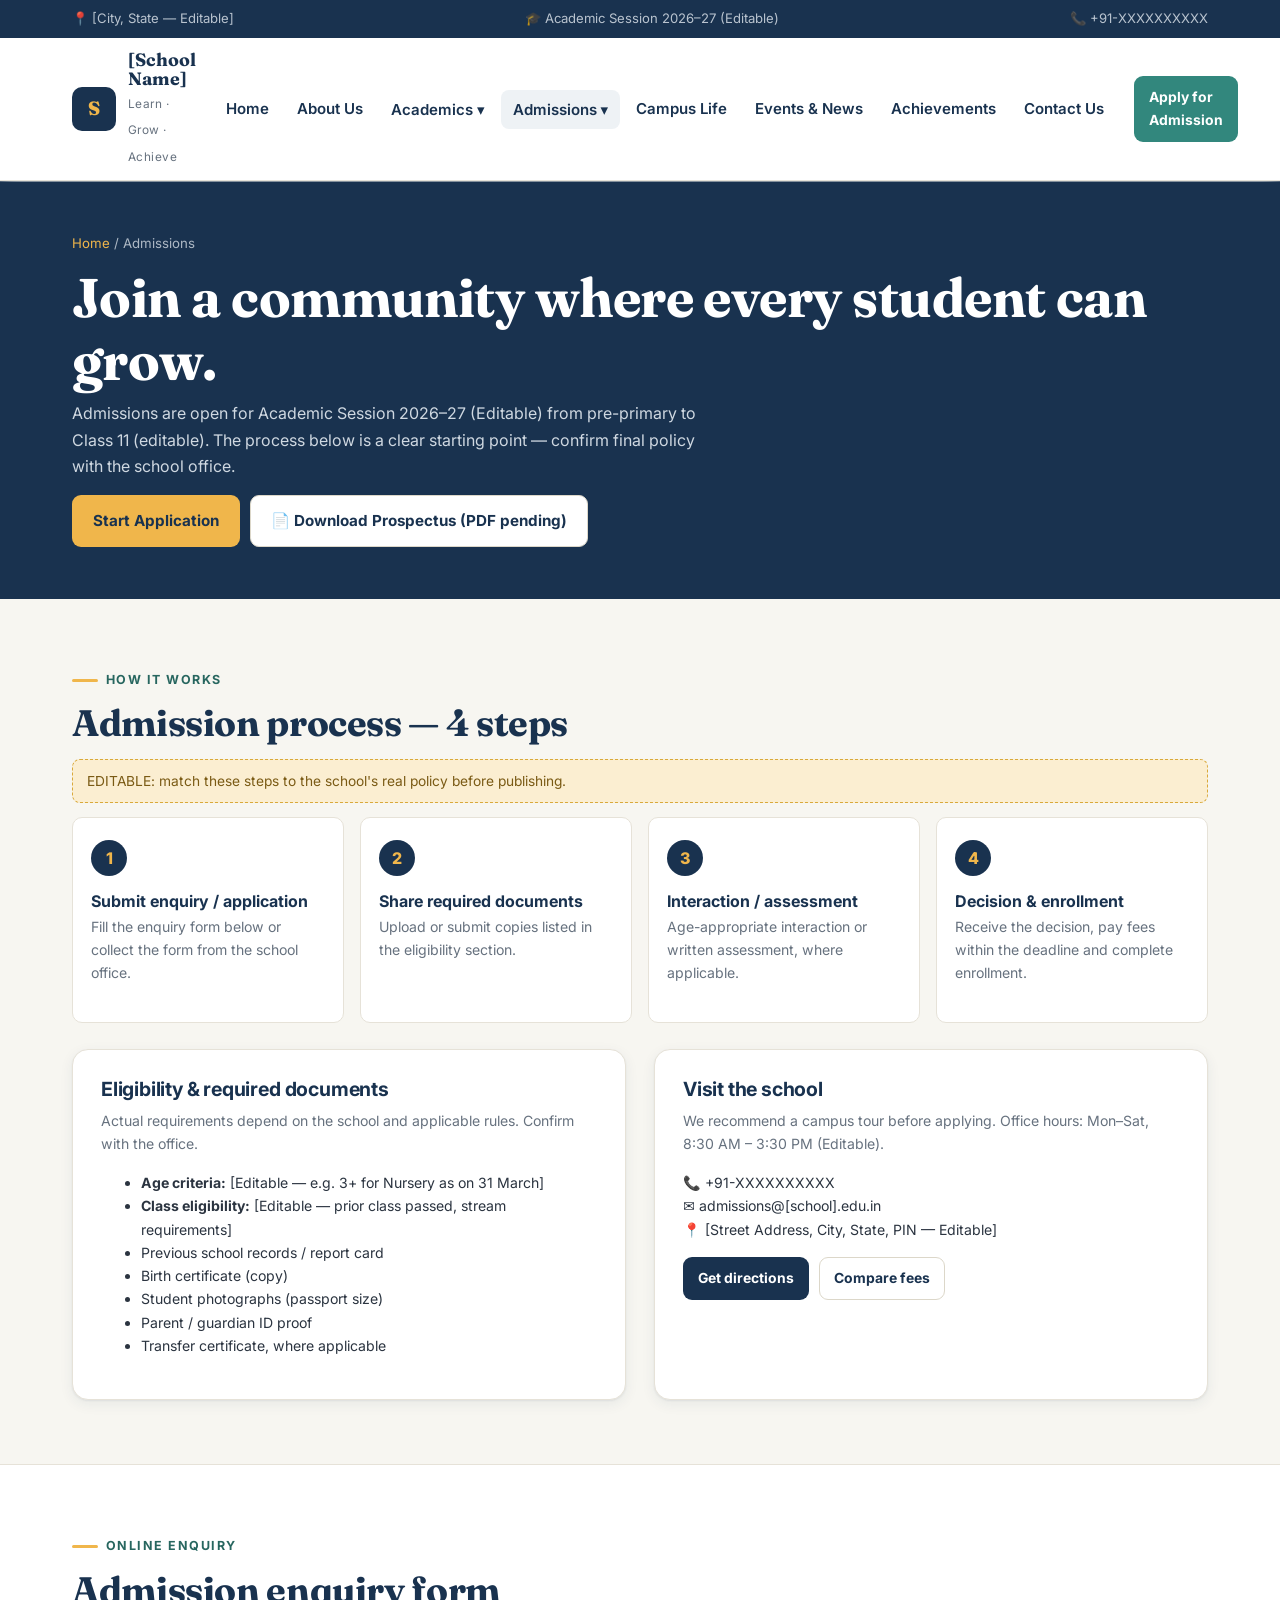
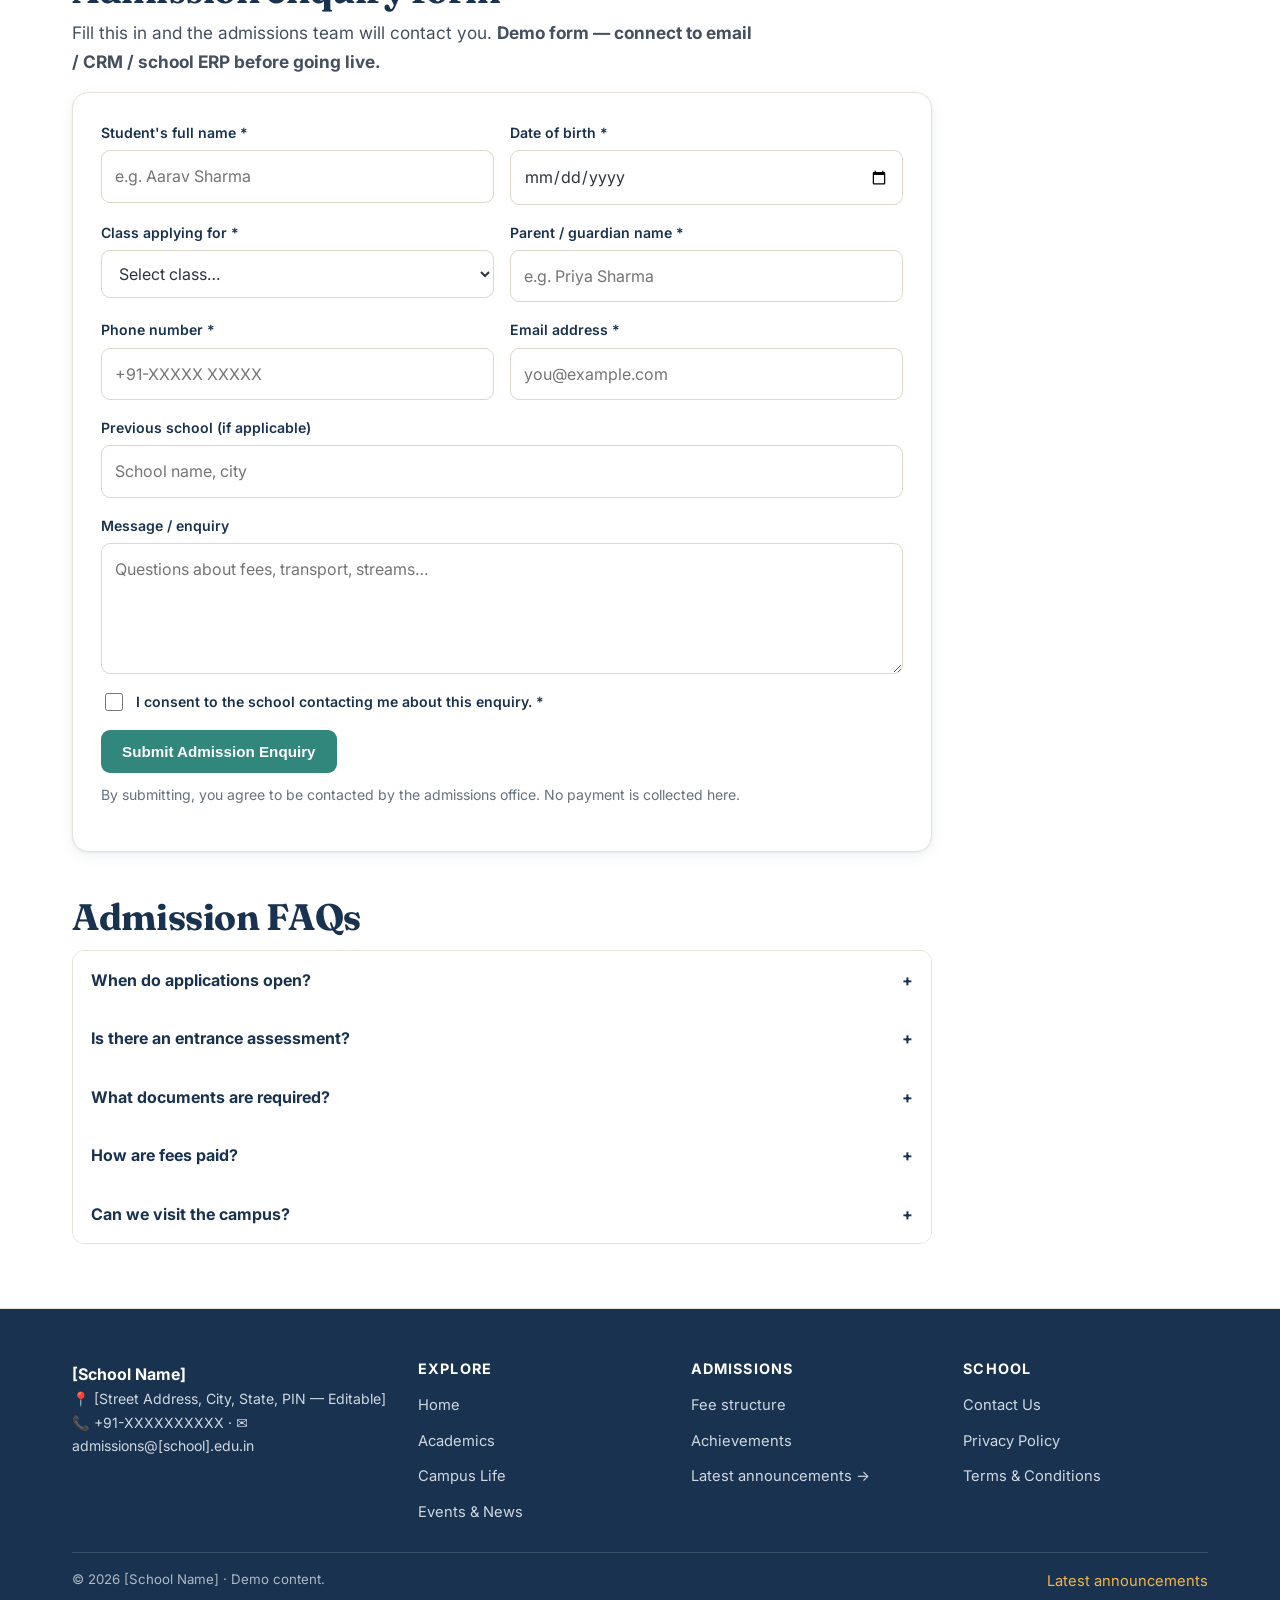
<file: admissions.html>
<!DOCTYPE html><html lang="en"><head><meta charset="UTF-8"><meta name="viewport" content="width=device-width, initial-scale=1.0">
<title>Admissions — [School Name]</title><meta name="description" content="Admission process, eligibility, documents, enquiry form and FAQs. Editable demo content.">
<link rel="preconnect" href="https://fonts.googleapis.com"><link rel="preconnect" href="https://fonts.gstatic.com" crossorigin>
<link href="https://fonts.googleapis.com/css2?family=Fraunces:opsz,wght@9..144,500;9..144,600;9..144,700&family=Inter:wght@400;500;600;700;800&display=swap" rel="stylesheet">
<link rel="stylesheet" href="css/style.css"></head><body>
<a class="skip" href="#main">Skip to content</a>
<div class="topbar"><div class="container"><span>📍 <span data-config="location">[City, State — Editable]</span></span><span>🎓 <span data-config="session">Session 2026–27 (Editable)</span></span><span>📞 <span data-config="phone">+91-XXXXXXXXXX</span></span></div></div>
<header class="site-header"><div class="nav-wrap">
<a class="brand" href="index.html"><span class="crest">S</span><span><b data-config="schoolName">[School Name]</b><small>Learn · Grow · Achieve</small></span></a>
<nav class="main" aria-label="Primary"><a class="nav-link" href="index.html">Home</a><a class="nav-link" href="about.html">About Us</a>
<div class="has-drop"><a class="nav-link" href="academics.html">Academics ▾</a><div class="drop"><a href="academics.html#stages">Academic stages</a><a href="academics.html#streams">Subject streams</a><a href="academics.html#calendar">Academic calendar</a></div></div>
<div class="has-drop"><a class="nav-link" href="admissions.html">Admissions ▾</a><div class="drop"><a href="admissions.html#process">Admission process</a><a href="fees.html">Fee structure</a><a href="admissions.html#faqs">FAQs</a><a href="admissions.html#enquiry">Enquiry form</a></div></div>
<a class="nav-link" href="campus.html">Campus Life</a><a class="nav-link" href="events.html">Events &amp; News</a><a class="nav-link" href="achievements.html">Achievements</a><a class="nav-link" href="contact.html">Contact Us</a></nav>
<a class="btn btn-primary btn-sm" href="admissions.html#enquiry">Apply for Admission</a>
<button class="hamburger" id="navToggle" aria-expanded="false" aria-controls="drawer" aria-label="Open menu">☰</button></div></header>
<div class="drawer" id="drawer" role="dialog" aria-label="Mobile navigation"><div class="drawer-scrim" data-close></div><div class="drawer-panel">
<div style="display:flex;justify-content:space-between;align-items:center"><b style="color:var(--navy)">Menu</b><button class="hamburger" data-close aria-label="Close menu">✕</button></div>
<a class="dlink" href="index.html">Home</a><a class="dlink" href="about.html">About Us</a><a class="dlink" href="academics.html">Academics</a><a class="dlink" href="admissions.html">Admissions</a><a class="dlink" href="fees.html">Fee structure</a><a class="dlink" href="campus.html">Campus Life</a><a class="dlink" href="events.html">Events &amp; News</a><a class="dlink" href="achievements.html">Achievements</a><a class="dlink" href="contact.html">Contact Us</a>
<a class="btn btn-primary" style="width:100%;margin-top:14px" href="admissions.html#enquiry">Apply for Admission</a></div></div>

<main id="main">
<section class="page-hero"><div class="container"><div class="crumbs"><a href="index.html">Home</a> / Admissions</div>
<h1>Join a community where every student can grow.</h1><p>Admissions are open for <span data-config="session">2026–27</span> from pre-primary to Class 11 (editable). The process below is a clear starting point — confirm final policy with the school office.</p>
<div style="display:flex;gap:10px;flex-wrap:wrap;margin-top:16px"><a class="btn btn-marigold" href="#enquiry">Start Application</a><span class="btn btn-outline" style="background:#fff;cursor:default" title="Link a real PDF when supplied">📄 Download Prospectus (PDF pending)</span></div></div></section>

<section class="section" id="process"><div class="container">
<span class="eyebrow">How it works</span><h2>Admission process — 4 steps</h2>
<div class="demo-note">EDITABLE: match these steps to the school's real policy before publishing.</div>
<div class="steps" style="margin-top:14px">
<div class="step"><b>Submit enquiry / application</b><p class="small muted">Fill the enquiry form below or collect the form from the school office.</p></div>
<div class="step"><b>Share required documents</b><p class="small muted">Upload or submit copies listed in the eligibility section.</p></div>
<div class="step"><b>Interaction / assessment</b><p class="small muted">Age-appropriate interaction or written assessment, where applicable.</p></div>
<div class="step"><b>Decision &amp; enrollment</b><p class="small muted">Receive the decision, pay fees within the deadline and complete enrollment.</p></div>
</div>

<div class="grid-2" style="margin-top:26px">
<div class="form-card"><h3>Eligibility &amp; required documents</h3>
<p class="small muted">Actual requirements depend on the school and applicable rules. Confirm with the office.</p>
<ul class="small"><li><b>Age criteria:</b> [Editable — e.g. 3+ for Nursery as on 31 March]</li><li><b>Class eligibility:</b> [Editable — prior class passed, stream requirements]</li><li>Previous school records / report card</li><li>Birth certificate (copy)</li><li>Student photographs (passport size)</li><li>Parent / guardian ID proof</li><li>Transfer certificate, where applicable</li></ul></div>
<div class="form-card"><h3>Visit the school</h3><p class="small muted">We recommend a campus tour before applying. Office hours: <span data-config="officeHours">Mon–Sat, 8:30 AM – 3:30 PM</span>.</p><p class="small">📞 <span data-config="phone">+91-XXXXXXXXXX</span><br>✉️ <span data-config="email">admissions@[school].edu.in</span><br>📍 <span data-config="address">[Address — Editable]</span></p><div style="display:flex;gap:10px;flex-wrap:wrap"><a class="btn btn-navy btn-sm" href="contact.html">Get directions</a><a class="btn btn-outline btn-sm" href="fees.html">Compare fees</a></div></div>
</div>
</div></section>

<section class="section white" id="enquiry"><div class="container">
<span class="eyebrow">Online enquiry</span><h2>Admission enquiry form</h2>
<p class="lead">Fill this in and the admissions team will contact you. <b>Demo form — connect to email / CRM / school ERP before going live.</b></p>
<div class="form-card" style="margin-top:16px;max-width:860px">
<form data-validate novalidate>
<p class="form-error small" hidden style="color:#b3261e;font-weight:700">Please correct the highlighted fields and try again.</p>
<div class="form-grid">
<div class="field"><label for="sname">Student's full name *</label><input id="sname" name="student" required autocomplete="off" placeholder="e.g. Aarav Sharma"><span class="error">Please enter the student's name.</span></div>
<div class="field"><label for="dob">Date of birth *</label><input id="dob" name="dob" type="date" required><span class="error">Please choose a date of birth.</span></div>
<div class="field"><label for="cls">Class applying for *</label><select id="cls" name="class" required><option value="">Select class…</option><option>Nursery</option><option>LKG</option><option>UKG</option><option>Class 1</option><option>Class 2</option><option>Class 3</option><option>Class 4</option><option>Class 5</option><option>Class 6</option><option>Class 7</option><option>Class 8</option><option>Class 9</option><option>Class 11 (Science / Commerce / Humanities)</option></select><span class="error">Please select a class.</span></div>
<div class="field"><label for="pname">Parent / guardian name *</label><input id="pname" name="parent" required placeholder="e.g. Priya Sharma"><span class="error">Please enter parent / guardian name.</span></div>
<div class="field"><label for="phone">Phone number *</label><input id="phone" name="phone" type="tel" required placeholder="+91-XXXXX XXXXX"><span class="error">Enter a valid phone number.</span></div>
<div class="field"><label for="email">Email address *</label><input id="email" name="email" type="email" required placeholder="you@example.com"><span class="error">Enter a valid email address.</span></div>
<div class="field full"><label for="prev">Previous school (if applicable)</label><input id="prev" name="previous" placeholder="School name, city"></div>
<div class="field full"><label for="msg">Message / enquiry</label><textarea id="msg" name="message" rows="4" placeholder="Questions about fees, transport, streams…"></textarea></div>
<div class="field full"><label class="consent"><input type="checkbox" required name="consent" style="width:18px;height:18px"> <span>I consent to the school contacting me about this enquiry. *</span></label><span class="error">Consent is required.</span></div>
</div>
<button class="btn btn-primary" type="submit" style="margin-top:16px">Submit Admission Enquiry</button>
<p class="small muted" style="margin-top:10px">By submitting, you agree to be contacted by the admissions office. No payment is collected here.</p>
</form>
<div class="success" role="status"><b>✅ Enquiry noted (demo).</b><br>Thank you! In the live site this connects to the school's email/CRM. The office will call you within 2 working days (editable).</div>
</div>

<h2 id="faqs" style="margin-top:44px">Admission FAQs</h2>
<div class="faq" style="margin-top:12px;max-width:860px">
<div class="item"><button class="q" aria-expanded="false">When do applications open? <span>+</span></button><div class="a">Sample answer — applications typically open in [month, editable] for the next session. Confirm dates with the school office.</div></div>
<div class="item"><button class="q" aria-expanded="false">Is there an entrance assessment? <span>+</span></button><div class="a">Sample — age-appropriate interaction for junior classes; a short written assessment for Classes 6+ where applicable. Confirm policy.</div></div>
<div class="item"><button class="q" aria-expanded="false">What documents are required? <span>+</span></button><div class="a">See the eligibility list above: birth certificate, photos, previous records, parent ID and transfer certificate where applicable.</div></div>
<div class="item"><button class="q" aria-expanded="false">How are fees paid? <span>+</span></button><div class="a">See the <a href="fees.html">fee structure page</a> for frequency, methods and policies. Figures shown are placeholders until confirmed.</div></div>
<div class="item"><button class="q" aria-expanded="false">Can we visit the campus? <span>+</span></button><div class="a">Yes — book a tour during office hours (<span data-config="officeHours">Mon–Sat, 8:30 AM – 3:30 PM</span>) via the <a href="contact.html">contact page</a>.</div></div>
</div>
</div></section>
</main>
<footer><div class="container"><div class="foot-grid">
<div><b style="color:#fff" data-config="schoolName">[School Name]</b><p class="small">📍 <span data-config="address">[Address — Editable]</span><br>📞 <span data-config="phone">+91-XXXXXXXXXX</span> · ✉️ <span data-config="email">admissions@[school].edu.in</span></p></div>
<div><h4>Explore</h4><ul><li><a href="index.html">Home</a></li><li><a href="academics.html">Academics</a></li><li><a href="campus.html">Campus Life</a></li><li><a href="events.html">Events &amp; News</a></li></ul></div>
<div><h4>Admissions</h4><ul><li><a href="fees.html">Fee structure</a></li><li><a href="achievements.html">Achievements</a></li><li><a href="events.html">Latest announcements →</a></li></ul></div>
<div><h4>School</h4><ul><li><a href="contact.html">Contact Us</a></li><li><a href="#">Privacy Policy</a></li><li><a href="#">Terms &amp; Conditions</a></li></ul></div></div>
<div class="foot-bottom"><span>© <span id="year">2026</span> <span data-config="schoolName">[School Name]</span> · Demo content.</span><span><a href="events.html" style="color:var(--marigold)">Latest announcements</a></span></div></div></footer>
<script src="js/config.js"></script><script src="js/main.js"></script></body></html>
</file>
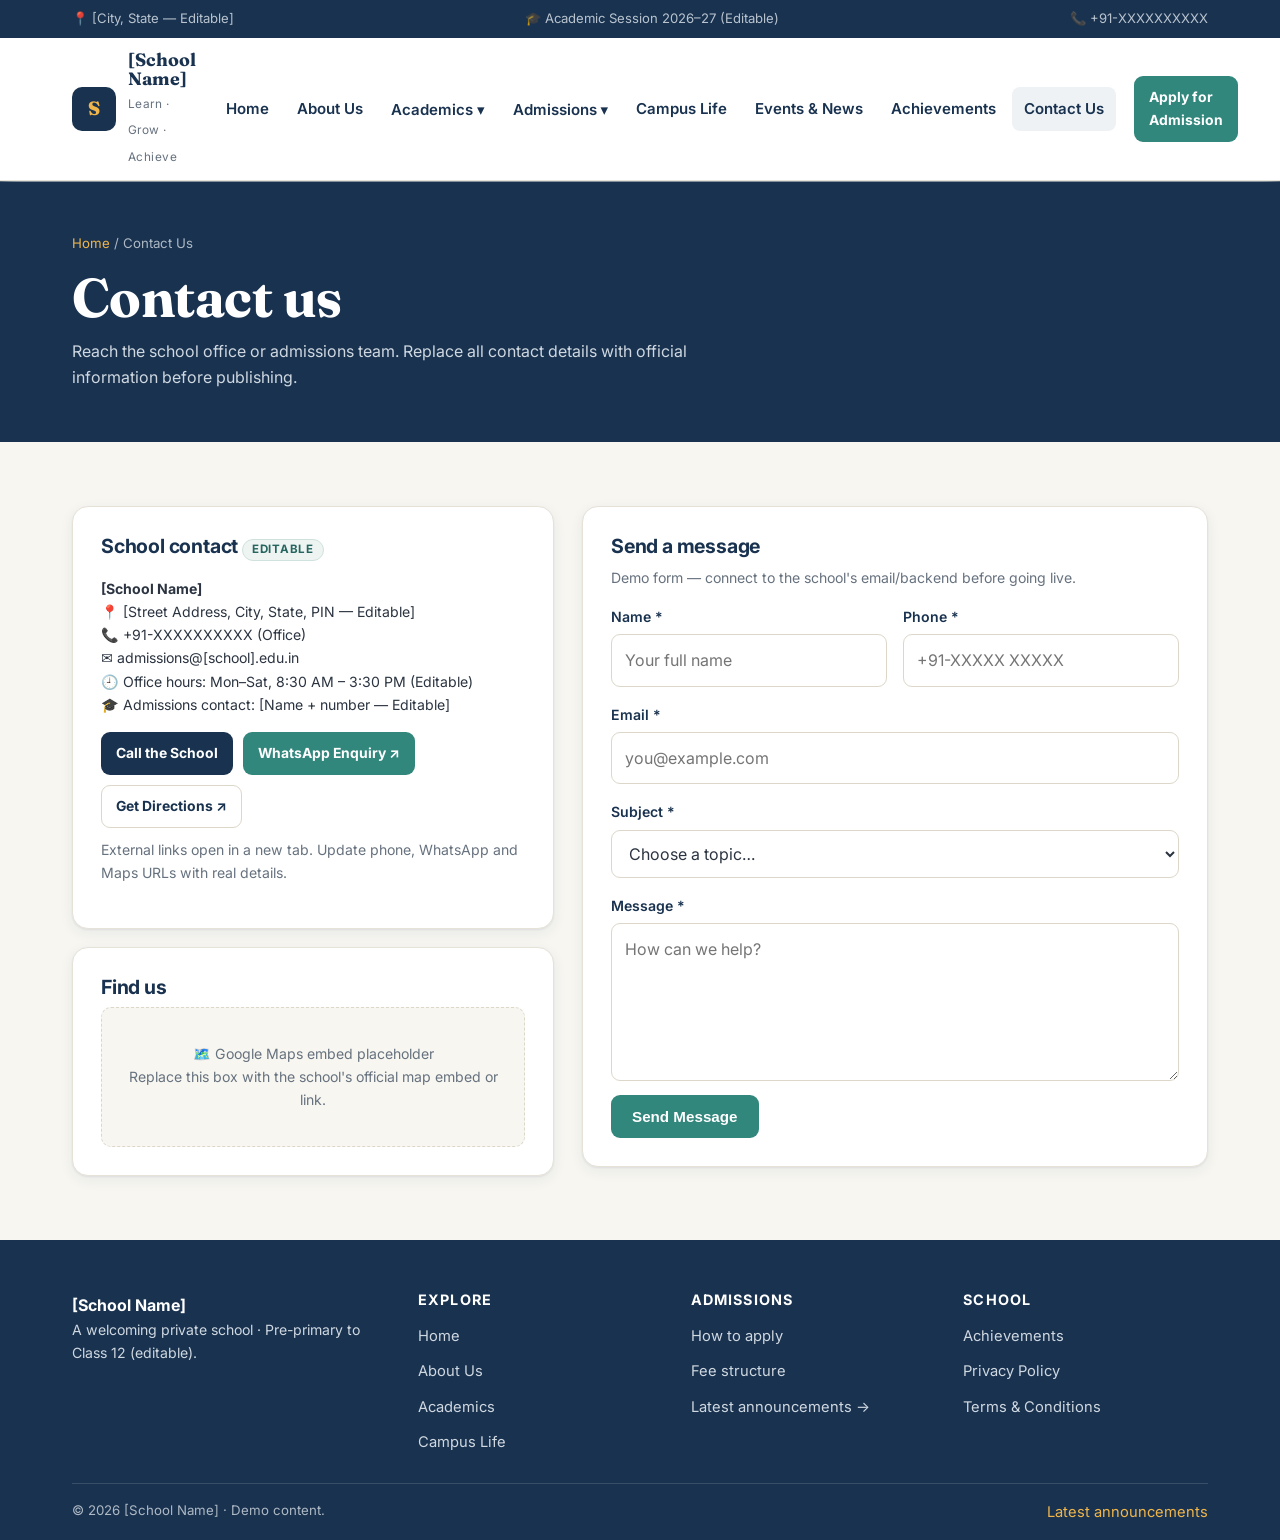
<file: contact.html>
<!DOCTYPE html><html lang="en"><head><meta charset="UTF-8"><meta name="viewport" content="width=device-width, initial-scale=1.0">
<title>Contact Us — [School Name]</title><meta name="description" content="Address, phone, email, office hours, map placeholder and contact form. Editable demo content.">
<link rel="preconnect" href="https://fonts.googleapis.com"><link rel="preconnect" href="https://fonts.gstatic.com" crossorigin>
<link href="https://fonts.googleapis.com/css2?family=Fraunces:opsz,wght@9..144,500;9..144,600;9..144,700&family=Inter:wght@400;500;600;700;800&display=swap" rel="stylesheet">
<link rel="stylesheet" href="css/style.css"></head><body>
<a class="skip" href="#main">Skip to content</a>
<div class="topbar"><div class="container"><span>📍 <span data-config="location">[City, State — Editable]</span></span><span>🎓 <span data-config="session">Session 2026–27 (Editable)</span></span><span>📞 <span data-config="phone">+91-XXXXXXXXXX</span></span></div></div>
<header class="site-header"><div class="nav-wrap">
<a class="brand" href="index.html"><span class="crest">S</span><span><b data-config="schoolName">[School Name]</b><small>Learn · Grow · Achieve</small></span></a>
<nav class="main" aria-label="Primary"><a class="nav-link" href="index.html">Home</a><a class="nav-link" href="about.html">About Us</a>
<div class="has-drop"><a class="nav-link" href="academics.html">Academics ▾</a><div class="drop"><a href="academics.html#stages">Academic stages</a><a href="academics.html#streams">Subject streams</a></div></div>
<div class="has-drop"><a class="nav-link" href="admissions.html">Admissions ▾</a><div class="drop"><a href="admissions.html#process">Admission process</a><a href="fees.html">Fee structure</a><a href="admissions.html#enquiry">Enquiry form</a></div></div>
<a class="nav-link" href="campus.html">Campus Life</a><a class="nav-link" href="events.html">Events &amp; News</a><a class="nav-link" href="achievements.html">Achievements</a><a class="nav-link" href="contact.html">Contact Us</a></nav>
<a class="btn btn-primary btn-sm" href="admissions.html#enquiry">Apply for Admission</a>
<button class="hamburger" id="navToggle" aria-expanded="false" aria-controls="drawer" aria-label="Open menu">☰</button></div></header>
<div class="drawer" id="drawer" role="dialog" aria-label="Mobile navigation"><div class="drawer-scrim" data-close></div><div class="drawer-panel">
<div style="display:flex;justify-content:space-between;align-items:center"><b style="color:var(--navy)">Menu</b><button class="hamburger" data-close aria-label="Close menu">✕</button></div>
<a class="dlink" href="index.html">Home</a><a class="dlink" href="about.html">About Us</a><a class="dlink" href="academics.html">Academics</a><a class="dlink" href="admissions.html">Admissions</a><a class="dlink" href="fees.html">Fee structure</a><a class="dlink" href="campus.html">Campus Life</a><a class="dlink" href="events.html">Events &amp; News</a><a class="dlink" href="achievements.html">Achievements</a><a class="dlink" href="contact.html">Contact Us</a>
<a class="btn btn-primary" style="width:100%;margin-top:14px" href="admissions.html#enquiry">Apply for Admission</a></div></div>

<main id="main">
<section class="page-hero"><div class="container"><div class="crumbs"><a href="index.html">Home</a> / Contact Us</div>
<h1>Contact us</h1><p>Reach the school office or admissions team. Replace all contact details with official information before publishing.</p></div></section>

<section class="section"><div class="container">
<div class="grid-2">
<div>
<div class="form-card">
<h3>School contact <span class="demo-tag">Editable</span></h3>
<p class="small"><b data-config="schoolName">[School Name]</b><br>📍 <span data-config="address">[Street Address, City, State, PIN — Editable]</span><br>📞 <span data-config="phone">+91-XXXXXXXXXX</span> (Office)<br>✉️ <span data-config="email">admissions@[school].edu.in</span><br>🕘 Office hours: <span data-config="officeHours">Mon–Sat, 8:30 AM – 3:30 PM</span><br>🎓 Admissions contact: [Name + number — Editable]</p>
<div style="display:flex;gap:10px;flex-wrap:wrap;margin-top:12px">
<a class="btn btn-navy btn-sm" href="tel:+91XXXXXXXXXX">Call the School</a>
<a class="btn btn-primary btn-sm" href="https://wa.me/91XXXXXXXXXX" target="_blank" rel="noopener">WhatsApp Enquiry ↗</a>
<a class="btn btn-outline btn-sm" href="https://maps.google.com/?q=school+location" target="_blank" rel="noopener">Get Directions ↗</a>
</div>
<p class="small muted" style="margin-top:10px">External links open in a new tab. Update phone, WhatsApp and Maps URLs with real details.</p>
</div>
<div class="form-card" style="margin-top:18px">
<h3>Find us</h3>
<div style="border:1px dashed var(--line-2);border-radius:10px;background:var(--ivory);padding:34px 20px;text-align:center">
<p class="small muted" style="margin:0">🗺️ Google Maps embed placeholder<br>Replace this box with the school's official map embed or link.</p>
</div>
</div>
</div>
<div>
<div class="form-card">
<h3>Send a message</h3>
<p class="small muted">Demo form — connect to the school's email/backend before going live.</p>
<form data-validate novalidate>
<p class="form-error small" hidden style="color:#b3261e;font-weight:700">Please correct the highlighted fields.</p>
<div class="form-grid">
<div class="field"><label for="cname">Name *</label><input id="cname" name="name" required placeholder="Your full name"><span class="error">Please enter your name.</span></div>
<div class="field"><label for="cphone">Phone *</label><input id="cphone" name="phone" type="tel" required placeholder="+91-XXXXX XXXXX"><span class="error">Enter a valid phone number.</span></div>
<div class="field full"><label for="cemail">Email *</label><input id="cemail" name="email" type="email" required placeholder="you@example.com"><span class="error">Enter a valid email address.</span></div>
<div class="field full"><label for="csub">Subject *</label><select id="csub" name="subject" required><option value="">Choose a topic…</option><option>Admission enquiry</option><option>Fee question</option><option>Transport / routes</option><option>Campus visit</option><option>Other</option></select><span class="error">Please choose a subject.</span></div>
<div class="field full"><label for="cmsg">Message *</label><textarea id="cmsg" name="message" rows="5" required placeholder="How can we help?"></textarea><span class="error">Please write your message.</span></div>
</div>
<button class="btn btn-primary" type="submit" style="margin-top:14px">Send Message</button>
</form>
<div class="success" role="status"><b>✅ Message noted (demo).</b><br>Thanks for writing in! Connect this form to email/CRM so the office receives it.</div>
</div>
</div>
</div>
</div></section>
</main>
<footer><div class="container"><div class="foot-grid">
<div><b style="color:#fff" data-config="schoolName">[School Name]</b><p class="small">A welcoming private school · Pre-primary to Class 12 (editable).</p></div>
<div><h4>Explore</h4><ul><li><a href="index.html">Home</a></li><li><a href="about.html">About Us</a></li><li><a href="academics.html">Academics</a></li><li><a href="campus.html">Campus Life</a></li></ul></div>
<div><h4>Admissions</h4><ul><li><a href="admissions.html">How to apply</a></li><li><a href="fees.html">Fee structure</a></li><li><a href="events.html">Latest announcements →</a></li></ul></div>
<div><h4>School</h4><ul><li><a href="achievements.html">Achievements</a></li><li><a href="#">Privacy Policy</a></li><li><a href="#">Terms &amp; Conditions</a></li></ul></div></div>
<div class="foot-bottom"><span>© <span id="year">2026</span> <span data-config="schoolName">[School Name]</span> · Demo content.</span><span><a href="events.html" style="color:var(--marigold)">Latest announcements</a></span></div></div></footer>
<script src="js/config.js"></script><script src="js/main.js"></script></body></html>
</file>
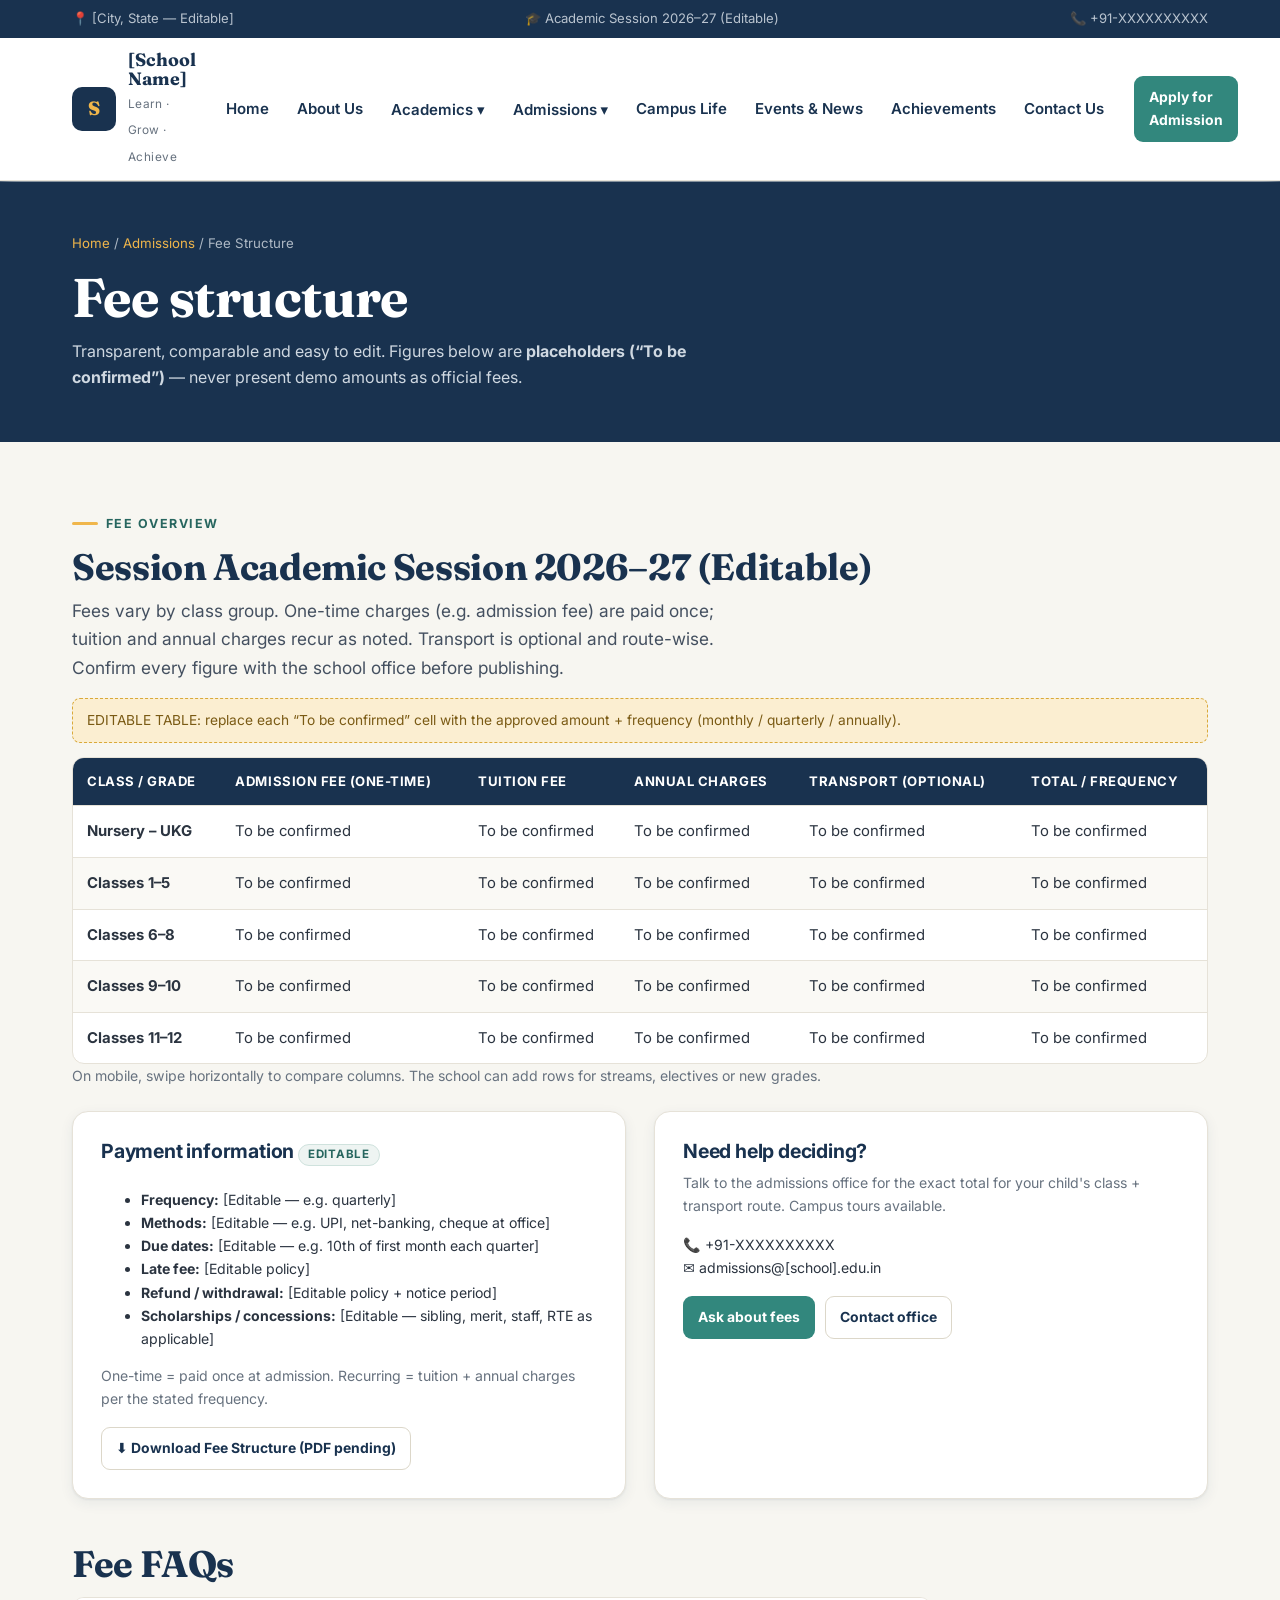
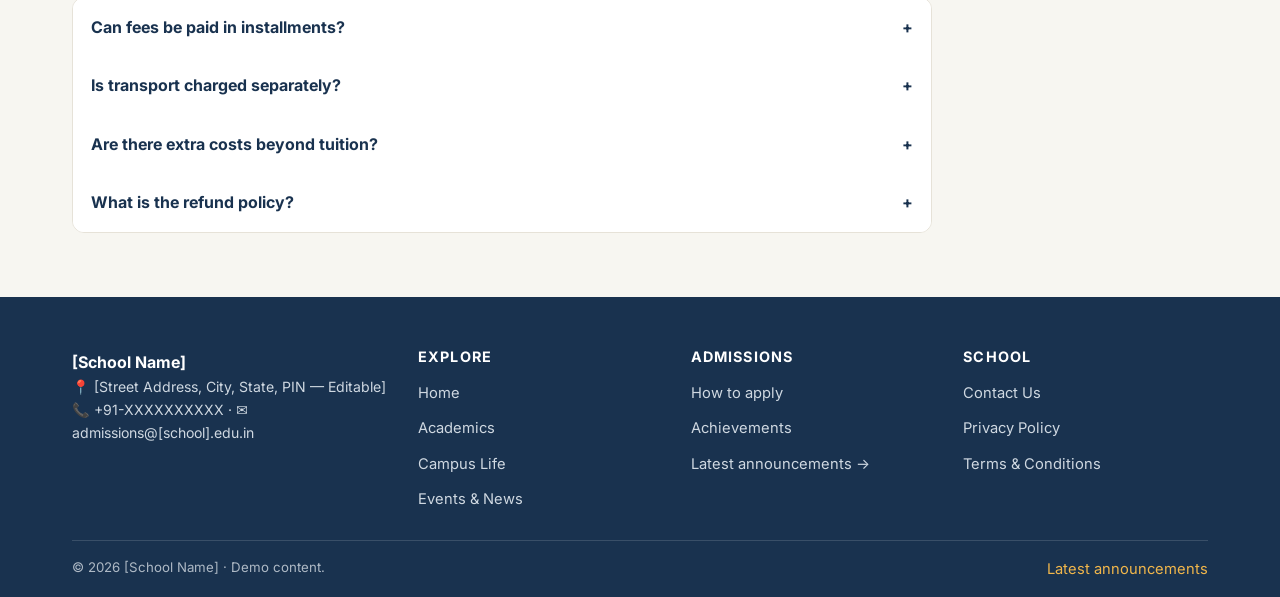
<file: fees.html>
<!DOCTYPE html><html lang="en"><head><meta charset="UTF-8"><meta name="viewport" content="width=device-width, initial-scale=1.0">
<title>Fee Structure — [School Name]</title><meta name="description" content="Class-wise fee table, payment information and fee FAQs. Placeholder figures — to be confirmed.">
<link rel="preconnect" href="https://fonts.googleapis.com"><link rel="preconnect" href="https://fonts.gstatic.com" crossorigin>
<link href="https://fonts.googleapis.com/css2?family=Fraunces:opsz,wght@9..144,500;9..144,600;9..144,700&family=Inter:wght@400;500;600;700;800&display=swap" rel="stylesheet">
<link rel="stylesheet" href="css/style.css"></head><body>
<a class="skip" href="#main">Skip to content</a>
<div class="topbar"><div class="container"><span>📍 <span data-config="location">[City, State — Editable]</span></span><span>🎓 <span data-config="session">Session 2026–27 (Editable)</span></span><span>📞 <span data-config="phone">+91-XXXXXXXXXX</span></span></div></div>
<header class="site-header"><div class="nav-wrap">
<a class="brand" href="index.html"><span class="crest">S</span><span><b data-config="schoolName">[School Name]</b><small>Learn · Grow · Achieve</small></span></a>
<nav class="main" aria-label="Primary"><a class="nav-link" href="index.html">Home</a><a class="nav-link" href="about.html">About Us</a>
<div class="has-drop"><a class="nav-link" href="academics.html">Academics ▾</a><div class="drop"><a href="academics.html#stages">Academic stages</a><a href="academics.html#streams">Subject streams</a><a href="academics.html#calendar">Academic calendar</a></div></div>
<div class="has-drop"><a class="nav-link" href="admissions.html">Admissions ▾</a><div class="drop"><a href="admissions.html#process">Admission process</a><a href="fees.html">Fee structure</a><a href="admissions.html#faqs">FAQs</a><a href="admissions.html#enquiry">Enquiry form</a></div></div>
<a class="nav-link" href="campus.html">Campus Life</a><a class="nav-link" href="events.html">Events &amp; News</a><a class="nav-link" href="achievements.html">Achievements</a><a class="nav-link" href="contact.html">Contact Us</a></nav>
<a class="btn btn-primary btn-sm" href="admissions.html#enquiry">Apply for Admission</a>
<button class="hamburger" id="navToggle" aria-expanded="false" aria-controls="drawer" aria-label="Open menu">☰</button></div></header>
<div class="drawer" id="drawer" role="dialog" aria-label="Mobile navigation"><div class="drawer-scrim" data-close></div><div class="drawer-panel">
<div style="display:flex;justify-content:space-between;align-items:center"><b style="color:var(--navy)">Menu</b><button class="hamburger" data-close aria-label="Close menu">✕</button></div>
<a class="dlink" href="index.html">Home</a><a class="dlink" href="about.html">About Us</a><a class="dlink" href="academics.html">Academics</a><a class="dlink" href="admissions.html">Admissions</a><a class="dlink" href="fees.html">Fee structure</a><a class="dlink" href="campus.html">Campus Life</a><a class="dlink" href="events.html">Events &amp; News</a><a class="dlink" href="achievements.html">Achievements</a><a class="dlink" href="contact.html">Contact Us</a>
<a class="btn btn-primary" style="width:100%;margin-top:14px" href="admissions.html#enquiry">Apply for Admission</a></div></div>

<main id="main">
<section class="page-hero"><div class="container"><div class="crumbs"><a href="index.html">Home</a> / <a href="admissions.html">Admissions</a> / Fee Structure</div>
<h1>Fee structure</h1><p>Transparent, comparable and easy to edit. Figures below are <b>placeholders (“To be confirmed”)</b> — never present demo amounts as official fees.</p></div></section>

<section class="section"><div class="container">
<span class="eyebrow">Fee overview</span><h2>Session <span data-config="session">2026–27 (Editable)</span></h2>
<p class="lead">Fees vary by class group. One-time charges (e.g. admission fee) are paid once; tuition and annual charges recur as noted. Transport is optional and route-wise. Confirm every figure with the school office before publishing.</p>
<div class="demo-note">EDITABLE TABLE: replace each “To be confirmed” cell with the approved amount + frequency (monthly / quarterly / annually).</div>
<div class="table-wrap" style="margin-top:14px"><table class="fees">
<thead><tr><th>Class / Grade</th><th>Admission fee (one-time)</th><th>Tuition fee</th><th>Annual charges</th><th>Transport (optional)</th><th>Total / frequency</th></tr></thead>
<tbody>
<tr><td><b>Nursery – UKG</b></td><td>To be confirmed</td><td>To be confirmed</td><td>To be confirmed</td><td>To be confirmed</td><td>To be confirmed</td></tr>
<tr><td><b>Classes 1–5</b></td><td>To be confirmed</td><td>To be confirmed</td><td>To be confirmed</td><td>To be confirmed</td><td>To be confirmed</td></tr>
<tr><td><b>Classes 6–8</b></td><td>To be confirmed</td><td>To be confirmed</td><td>To be confirmed</td><td>To be confirmed</td><td>To be confirmed</td></tr>
<tr><td><b>Classes 9–10</b></td><td>To be confirmed</td><td>To be confirmed</td><td>To be confirmed</td><td>To be confirmed</td><td>To be confirmed</td></tr>
<tr><td><b>Classes 11–12</b></td><td>To be confirmed</td><td>To be confirmed</td><td>To be confirmed</td><td>To be confirmed</td><td>To be confirmed</td></tr>
</tbody></table></div>
<p class="small muted">On mobile, swipe horizontally to compare columns. The school can add rows for streams, electives or new grades.</p>

<div class="grid-2" style="margin-top:24px">
<div class="form-card"><h3>Payment information <span class="demo-tag">Editable</span></h3>
<ul class="small"><li><b>Frequency:</b> [Editable — e.g. quarterly]</li><li><b>Methods:</b> [Editable — e.g. UPI, net-banking, cheque at office]</li><li><b>Due dates:</b> [Editable — e.g. 10th of first month each quarter]</li><li><b>Late fee:</b> [Editable policy]</li><li><b>Refund / withdrawal:</b> [Editable policy + notice period]</li><li><b>Scholarships / concessions:</b> [Editable — sibling, merit, staff, RTE as applicable]</li></ul>
<p class="small muted">One-time = paid once at admission. Recurring = tuition + annual charges per the stated frequency.</p>
<span class="btn btn-outline btn-sm" style="cursor:default" title="Link a real PDF when supplied">⬇ Download Fee Structure (PDF pending)</span></div>
<div class="form-card"><h3>Need help deciding?</h3><p class="small muted">Talk to the admissions office for the exact total for your child's class + transport route. Campus tours available.</p><p class="small">📞 <span data-config="phone">+91-XXXXXXXXXX</span><br>✉️ <span data-config="email">admissions@[school].edu.in</span></p>
<div style="display:flex;gap:10px;flex-wrap:wrap"><a class="btn btn-primary btn-sm" href="admissions.html#enquiry">Ask about fees</a><a class="btn btn-outline btn-sm" href="contact.html">Contact office</a></div></div>
</div>

<h2 style="margin-top:44px">Fee FAQs</h2>
<div class="faq" style="margin-top:12px;max-width:860px">
<div class="item"><button class="q" aria-expanded="false">Can fees be paid in installments? <span>+</span></button><div class="a">Sample — [Editable: e.g. quarterly installments per the schedule above. Confirm with office.]</div></div>
<div class="item"><button class="q" aria-expanded="false">Is transport charged separately? <span>+</span></button><div class="a">Sample — yes, transport is optional and charged route-wise. [Confirm slabs.]</div></div>
<div class="item"><button class="q" aria-expanded="false">Are there extra costs beyond tuition? <span>+</span></button><div class="a">Sample — uniforms, books, meals (if any), trips and exam fees may be additional. [Confirm list.]</div></div>
<div class="item"><button class="q" aria-expanded="false">What is the refund policy? <span>+</span></button><div class="a">Sample — [Editable: notice period and refund rules as per school policy.]</div></div>
</div>
</div></section>
</main>
<footer><div class="container"><div class="foot-grid">
<div><b style="color:#fff" data-config="schoolName">[School Name]</b><p class="small">📍 <span data-config="address">[Address — Editable]</span><br>📞 <span data-config="phone">+91-XXXXXXXXXX</span> · ✉️ <span data-config="email">admissions@[school].edu.in</span></p></div>
<div><h4>Explore</h4><ul><li><a href="index.html">Home</a></li><li><a href="academics.html">Academics</a></li><li><a href="campus.html">Campus Life</a></li><li><a href="events.html">Events &amp; News</a></li></ul></div>
<div><h4>Admissions</h4><ul><li><a href="admissions.html">How to apply</a></li><li><a href="achievements.html">Achievements</a></li><li><a href="events.html">Latest announcements →</a></li></ul></div>
<div><h4>School</h4><ul><li><a href="contact.html">Contact Us</a></li><li><a href="#">Privacy Policy</a></li><li><a href="#">Terms &amp; Conditions</a></li></ul></div></div>
<div class="foot-bottom"><span>© <span id="year">2026</span> <span data-config="schoolName">[School Name]</span> · Demo content.</span><span><a href="events.html" style="color:var(--marigold)">Latest announcements</a></span></div></div></footer>
<script src="js/config.js"></script><script src="js/main.js"></script></body></html>
</file>
<file: css/style.css>
/* ============================================================
   EDITABLE DESIGN TOKENS — School can update brand colours here
   Ivory #F7F6F1 · Navy #19324F · Teal #32877D · Marigold #F0B64B
   ============================================================ */
:root{
  --ivory:#F7F6F1;
  --navy:#19324F;
  --navy-2:#10233a;
  --teal:#32877D;
  --teal-dark:#27665f;
  --marigold:#F0B64B;
  --marigold-soft:#FBEED1;
  --white:#FFFFFF;
  --ink:#2b3440;
  --muted:#67727f;
  --line:#e6e2d8;
  --line-2:#dcd7c9;
  --radius:10px;
  --radius-lg:16px;
  --shadow-sm:0 1px 2px rgba(25,50,79,.07),0 4px 14px rgba(25,50,79,.07);
  --shadow-md:0 8px 30px rgba(25,50,79,.12);
  --font-body:"Inter",system-ui,-apple-system,"Segoe UI",Roboto,sans-serif;
  --font-display:"Fraunces",Georgia,"Times New Roman",serif;
  --max:1180px;
}
*{box-sizing:border-box}
html{scroll-behavior:smooth}
body{
  margin:0;font-family:var(--font-body);color:var(--ink);
  background:var(--ivory);line-height:1.65;font-size:16px;
  -webkit-font-smoothing:antialiased;
}
img{max-width:100%;display:block}
a{color:var(--teal-dark);text-decoration:none}
a:hover{text-decoration:underline}
h1,h2,h3,h4{font-family:var(--font-display);color:var(--navy);line-height:1.15;margin:0 0 .5rem;letter-spacing:-.01em}
h1{font-size:clamp(2.1rem,4.4vw,3.4rem)}
h2{font-size:clamp(1.6rem,3vw,2.3rem)}
h3{font-size:1.22rem;font-family:var(--font-body);font-weight:700}
p{margin:0 0 1rem}
.container{max-width:var(--max);margin:0 auto;padding:0 22px}
.section{padding:64px 0}
.section.white{background:var(--white);border-top:1px solid var(--line);border-bottom:1px solid var(--line)}
.eyebrow{display:inline-flex;align-items:center;gap:8px;font-size:.78rem;font-weight:700;letter-spacing:.12em;text-transform:uppercase;color:var(--teal-dark);margin-bottom:12px}
.eyebrow::before{content:"";width:26px;height:3px;background:var(--marigold);border-radius:99px;display:inline-block}
.lead{font-size:1.08rem;color:#445060;max-width:62ch}
.small{font-size:.88rem}.muted{color:var(--muted)}
.demo-note{background:var(--marigold-soft);border:1px dashed #d9a93a;color:#7a5a14;border-radius:8px;padding:10px 14px;font-size:.86rem;margin:14px 0}
.demo-tag{display:inline-block;font-size:.72rem;font-weight:700;letter-spacing:.06em;text-transform:uppercase;background:#eef4f2;color:var(--teal-dark);border:1px solid #cfe2dd;padding:3px 9px;border-radius:99px;margin-bottom:8px}

/* ---------- Topbar + Header ---------- */
.topbar{background:var(--navy);color:#d6deE6;font-size:.82rem}
.topbar .container{display:flex;justify-content:space-between;gap:12px;padding-top:8px;padding-bottom:8px;flex-wrap:wrap}
.topbar span{opacity:.92}
.site-header{position:sticky;top:0;z-index:60;background:rgba(255,255,255,.96);backdrop-filter:blur(10px);border-bottom:1px solid var(--line)}
.nav-wrap{display:flex;align-items:center;gap:18px;padding:12px 22px;max-width:var(--max);margin:0 auto}
.brand{display:flex;align-items:center;gap:12px;margin-right:auto;text-decoration:none}
.brand:hover{text-decoration:none}
.crest{width:44px;height:44px;border-radius:10px;background:var(--navy);display:grid;place-items:center;color:var(--marigold);font-family:var(--font-display);font-weight:800;font-size:1.2rem;flex-shrink:0}
.brand b{color:var(--navy);font-family:var(--font-display);font-size:1.12rem;line-height:1.1;display:block}
.brand small{color:var(--muted);font-size:.74rem;letter-spacing:.04em}
nav.main{display:flex;align-items:center;gap:4px}
nav.main a.nav-link{padding:10px 12px;border-radius:8px;color:var(--navy);font-weight:600;font-size:.94rem;white-space:nowrap}
nav.main a.nav-link:hover,nav.main a.nav-link.active{background:#eef2f5;text-decoration:none}
.has-drop{position:relative}
.drop{position:absolute;top:calc(100% + 8px);left:0;min-width:250px;background:#fff;border:1px solid var(--line);border-radius:12px;box-shadow:var(--shadow-md);padding:8px;display:none}
.has-drop:hover .drop,.has-drop:focus-within .drop{display:block}
.drop a{display:block;padding:10px 12px;border-radius:8px;color:var(--navy);font-size:.92rem}
.drop a:hover{background:var(--ivory);text-decoration:none}
.drop small{display:block;color:var(--muted);font-weight:400;font-size:.8rem}
.btn{display:inline-flex;align-items:center;justify-content:center;gap:8px;border-radius:9px;padding:12px 20px;font-weight:700;font-size:.95rem;border:1px solid transparent;cursor:pointer;transition:.18s ease;text-decoration:none!important}
.btn-primary{background:var(--teal);color:#fff}
.btn-primary:hover{background:var(--teal-dark)}
.btn-navy{background:var(--navy);color:#fff}.btn-navy:hover{background:var(--navy-2)}
.btn-outline{background:#fff;border-color:var(--line-2);color:var(--navy)}.btn-outline:hover{border-color:var(--navy)}
.btn-marigold{background:var(--marigold);color:var(--navy)}.btn-marigold:hover{filter:brightness(.96)}
.btn-sm{padding:9px 14px;font-size:.87rem}
.hamburger{display:none;border:1px solid var(--line-2);background:#fff;border-radius:9px;padding:10px 12px;font-size:1.1rem;cursor:pointer}

/* Mobile drawer */
.drawer{position:fixed;inset:0;z-index:90;display:none}
.drawer.open{display:block}
.drawer-scrim{position:absolute;inset:0;background:rgba(16,35,58,.5)}
.drawer-panel{position:absolute;right:0;top:0;bottom:0;width:min(360px,92vw);background:#fff;padding:22px;overflow:auto;box-shadow:var(--shadow-md)}
.drawer-panel a.dlink{display:block;padding:11px 10px;border-radius:8px;color:var(--navy);font-weight:600}
.drawer-panel a.dlink:hover{background:var(--ivory)}
.drawer-panel .dgroup{font-size:.76rem;text-transform:uppercase;letter-spacing:.1em;color:var(--muted);margin:14px 0 6px;font-weight:800}

/* ---------- Hero ---------- */
.hero{position:relative;background:var(--navy);color:#fff;overflow:hidden}
.hero-bg-img{position:absolute;inset:0;width:100%;height:100%;object-fit:cover;object-position:center 30%}
.hero-bg::after{content:"";position:absolute;inset:0;background:linear-gradient(100deg,rgba(16,35,58,.86) 0%,rgba(16,35,58,.62) 48%,rgba(16,35,58,.22) 100%)}
.hero-bg .container{position:relative;z-index:1}
.hero-content{max-width:660px;padding:100px 0 92px}
.hero-content h1{color:#fff}
.hero-content h1 .hl{color:var(--marigold)}
.hero-content p.sub{color:#e2e8ee;font-size:1.1rem;max-width:48ch}
.hero-cta{display:flex;gap:12px;flex-wrap:wrap;margin:24px 0 14px}
.hero-strip{background:#fff;border-bottom:1px solid var(--line)}
.hero-strip .container{display:grid;grid-template-columns:repeat(4,1fr);gap:0}
.strip-item{padding:16px 18px;border-left:1px solid var(--line)}
.strip-item:first-child{border-left:0}
.strip-item b{display:block;color:var(--navy);font-size:.8rem;text-transform:uppercase;letter-spacing:.08em}
.strip-item span{font-size:.95rem}

/* ---------- Cards / grids ---------- */
.grid-2{display:grid;grid-template-columns:1fr 1fr;gap:28px}
.grid-3{display:grid;grid-template-columns:repeat(3,1fr);gap:22px}
.grid-4{display:grid;grid-template-columns:repeat(4,1fr);gap:20px}
.card{background:#fff;border:1px solid var(--line);border-radius:var(--radius);overflow:hidden;box-shadow:var(--shadow-sm);transition:transform .18s ease,box-shadow .18s ease}
.card:hover{transform:translateY(-3px);box-shadow:var(--shadow-md)}
.card img.cover{height:190px;width:100%;object-fit:cover}
.card-body{padding:20px}
.card-body h3{margin:0 0 6px;color:var(--navy)}
.meta{font-size:.82rem;color:var(--muted);display:flex;gap:10px;flex-wrap:wrap;margin-bottom:8px}
.pill{font-size:.74rem;font-weight:700;background:#eef4f2;color:var(--teal-dark);padding:3px 10px;border-radius:99px;display:inline-block}
.pill.gold{background:var(--marigold-soft);color:#7a5a14}
.stat-band{background:var(--navy);color:#fff;border-radius:var(--radius-lg);padding:30px;display:grid;grid-template-columns:repeat(4,1fr);gap:18px}
.stat-band .stat{text-align:center;border-left:1px solid rgba(255,255,255,.15)}
.stat-band .stat:first-child{border-left:0}
.stat-band b{font-family:var(--font-display);font-size:2rem;color:var(--marigold);display:block}
.principal{display:grid;grid-template-columns:300px 1fr;gap:28px;align-items:center;background:#fff;border:1px solid var(--line);border-radius:var(--radius-lg);padding:28px}
.principal img{width:100%;height:340px;object-fit:cover;object-position:center 20%;border-radius:12px}
.quote{border-left:4px solid var(--marigold);padding-left:18px;font-size:1.05rem;color:#3d4a5a}
.split{display:grid;grid-template-columns:1fr 1fr;gap:26px;align-items:center}
.split img{border-radius:var(--radius-lg);height:340px;width:100%;object-fit:cover}
.value-grid{display:grid;grid-template-columns:repeat(5,1fr);gap:14px}
.value{background:#fff;border:1px solid var(--line);border-radius:var(--radius);padding:20px 16px;text-align:center}
.value b{color:var(--navy);display:block;margin-bottom:6px}
.vision{display:grid;grid-template-columns:1fr 1fr;gap:20px}
.vision div{background:#fff;border:1px solid var(--line);border-radius:var(--radius-lg);padding:26px;border-top:5px solid var(--teal)}
.vision div:last-child{border-top-color:var(--marigold)}

/* Staff */
.staff-grid{display:grid;grid-template-columns:repeat(3,1fr);gap:20px}
.staff{background:#fff;border:1px solid var(--line);border-radius:var(--radius);overflow:hidden}
.staff img{width:100%;aspect-ratio:1/1;height:auto;object-fit:cover;object-position:top center;display:block}
.staff div{padding:18px}

/* Tables */
.table-wrap{overflow:auto;border:1px solid var(--line);border-radius:12px;background:#fff}
table.fees{width:100%;border-collapse:collapse;min-width:760px;font-size:.93rem}
table.fees th{background:var(--navy);color:#fff;text-align:left;padding:13px 14px;font-size:.82rem;letter-spacing:.04em;text-transform:uppercase}
table.fees td{padding:13px 14px;border-top:1px solid var(--line)}
table.fees tr:nth-child(even) td{background:#faf9f5}
table.cal{width:100%;border-collapse:collapse;min-width:640px;font-size:.92rem}
table.cal th{background:#eef4f2;color:var(--navy);text-align:left;padding:11px 12px}
table.cal td{padding:11px 12px;border-top:1px solid var(--line);background:#fff}

/* Forms */
.form-card{background:#fff;border:1px solid var(--line);border-radius:var(--radius-lg);padding:28px;box-shadow:var(--shadow-sm)}
.form-grid{display:grid;grid-template-columns:1fr 1fr;gap:16px}
.field{display:flex;flex-direction:column;gap:6px}
.field.full{grid-column:1/-1}
label{font-weight:600;font-size:.88rem;color:var(--navy)}
input,select,textarea{font:inherit;padding:12px 13px;border:1px solid var(--line-2);border-radius:9px;background:#fff;color:var(--ink)}
input:focus,select:focus,textarea:focus{outline:2px solid var(--teal);outline-offset:1px;border-color:var(--teal)}
.error{font-size:.82rem;color:#b3261e;display:none}
.field.invalid input,.field.invalid select,.field.invalid textarea{border-color:#b3261e}
.field.invalid .error{display:block}
.success{display:none;background:#e8f3ef;border:1px solid #bcd9cf;border-radius:10px;padding:16px;color:#1d4a43}
.success.show{display:block}
.consent{display:flex;gap:10px;align-items:flex-start;font-size:.88rem}

/* FAQ accordion */
.faq{border:1px solid var(--line);border-radius:12px;overflow:hidden;background:#fff}
.faq button.q{width:100%;text-align:left;background:#fff;border:0;border-bottom:1px solid var(--line);padding:16px 18px;font:inherit;font-weight:700;color:var(--navy);cursor:pointer;display:flex;justify-content:space-between;gap:12px}
.faq button.q:last-of-type{border-bottom:0}
.faq .a{display:none;padding:0 18px 18px;color:#455263;font-size:.95rem}
.faq .item.open .a{display:block}
.faq .item.open button.q{background:#faf9f5}

/* Steps */
.steps{display:grid;grid-template-columns:repeat(4,1fr);gap:16px;counter-reset:step}
.step{background:#fff;border:1px solid var(--line);border-radius:var(--radius);padding:22px 18px;position:relative}
.step::before{counter-increment:step;content:counter(step);width:36px;height:36px;border-radius:50%;background:var(--navy);color:var(--marigold);display:grid;place-items:center;font-weight:800;margin-bottom:12px}
.step b{color:var(--navy)}

/* Filters */
.toolbar{display:flex;gap:10px;flex-wrap:wrap;align-items:center;margin:18px 0}
.toolbar input[type="search"]{min-width:240px}
.chip{border:1px solid var(--line-2);background:#fff;border-radius:99px;padding:8px 14px;font-size:.86rem;font-weight:600;cursor:pointer;color:var(--navy)}
.chip.active{background:var(--navy);color:#fff;border-color:var(--navy)}

/* Callout */
.callout{background:var(--navy);border-radius:var(--radius-lg);padding:44px;color:#fff;display:grid;grid-template-columns:1.3fr .7fr;gap:24px;align-items:center;position:relative;overflow:hidden}
.callout::after{content:"";position:absolute;right:-60px;top:-60px;width:260px;height:260px;background:radial-gradient(circle,rgba(240,182,75,.35),transparent 70%)}
.callout h2{color:#fff}.callout p{color:#d3dce4}

/* Page hero */
.page-hero{background:var(--navy);color:#fff;padding:52px 0;position:relative;overflow:hidden}
.page-hero h1{color:#fff;margin-bottom:8px}
.page-hero p{color:#cfd8e1;max-width:64ch;margin:0}
.page-hero .crumbs{font-size:.83rem;color:#aeb9c5;margin-bottom:12px}
.page-hero .crumbs a{color:var(--marigold)}

/* Gallery */
.fac-grid{display:grid;grid-template-columns:repeat(3,1fr);gap:20px}
.fac{background:#fff;border:1px solid var(--line);border-radius:var(--radius);overflow:hidden}
.fac img{height:200px;width:100%;object-fit:cover}
.fac div{padding:18px}

/* Timeline */
.timeline{border-left:3px solid var(--line-2);margin-left:8px;padding-left:22px;display:flex;flex-direction:column;gap:18px}
.t-item{background:#fff;border:1px solid var(--line);border-radius:10px;padding:18px;position:relative}
.t-item::before{content:"";position:absolute;left:-30px;top:22px;width:13px;height:13px;border-radius:50%;background:var(--marigold);border:3px solid var(--navy)}

/* Footer */
footer{background:var(--navy);color:#cfd8e1;margin-top:0}
.foot-grid{display:grid;grid-template-columns:1.3fr 1fr 1fr 1fr;gap:28px;padding:52px 0 28px}
footer h4{color:#fff;font-family:var(--font-body);font-size:.9rem;letter-spacing:.08em;text-transform:uppercase;margin-bottom:14px}
footer a{color:#cfd8e1;font-size:.92rem}
footer ul{list-style:none;margin:0;padding:0;display:flex;flex-direction:column;gap:9px}
.foot-bottom{border-top:1px solid rgba(255,255,255,.14);padding:16px 0;display:flex;justify-content:space-between;gap:12px;flex-wrap:wrap;font-size:.83rem;color:#aeb9c5}

/* Reveal */
.reveal{opacity:0;transform:translateY(14px);transition:opacity .5s ease,transform .5s ease}
.reveal.visible{opacity:1;transform:none}
@media (prefers-reduced-motion:reduce){.reveal{opacity:1;transform:none;transition:none}html{scroll-behavior:auto}}

/* Responsive */
@media(max-width:1000px){
  nav.main{display:none}.hamburger{display:inline-flex}
  .hero-content{padding:76px 0 68px}
  .hero-bg::after{background:linear-gradient(180deg,rgba(16,35,58,.82) 0%,rgba(16,35,58,.88) 100%)}
  .hero-strip .container{grid-template-columns:1fr 1fr}.strip-item:nth-child(3){border-left:0}
  .grid-4{grid-template-columns:1fr 1fr}.grid-3{grid-template-columns:1fr 1fr}.value-grid{grid-template-columns:repeat(3,1fr)}
  .stat-band{grid-template-columns:1fr 1fr}.stat-band .stat:nth-child(3){border-left:0}
  .principal,.split,.callout,.vision{grid-template-columns:1fr}
  .steps{grid-template-columns:1fr 1fr}.staff-grid{grid-template-columns:1fr 1fr}.fac-grid{grid-template-columns:1fr 1fr}
  .foot-grid{grid-template-columns:1fr 1fr}
}
@media(max-width:620px){
  .section{padding:44px 0}
  .grid-3,.grid-4,.grid-2,.form-grid{grid-template-columns:1fr}
  .hero-strip .container{grid-template-columns:1fr}.strip-item{border-left:0;border-top:1px solid var(--line)}.strip-item:first-child{border-top:0}
  .steps,.staff-grid,.fac-grid,.value-grid{grid-template-columns:1fr}
  .stat-band{grid-template-columns:1fr}.stat-band .stat{border-left:0;border-top:1px solid rgba(255,255,255,.15);padding-top:14px}.stat-band .stat:first-child{border-top:0}
  .foot-grid{grid-template-columns:1fr}
  .hero-content{padding:60px 0 56px}
  .principal img,.split img{height:260px}
}
:focus-visible{outline:3px solid var(--marigold);outline-offset:2px}
.skip{position:absolute;left:-9999px;top:0;background:var(--marigold);color:var(--navy);padding:10px 16px;font-weight:700;z-index:200}
.skip:focus{left:10px;top:10px}
</file>
